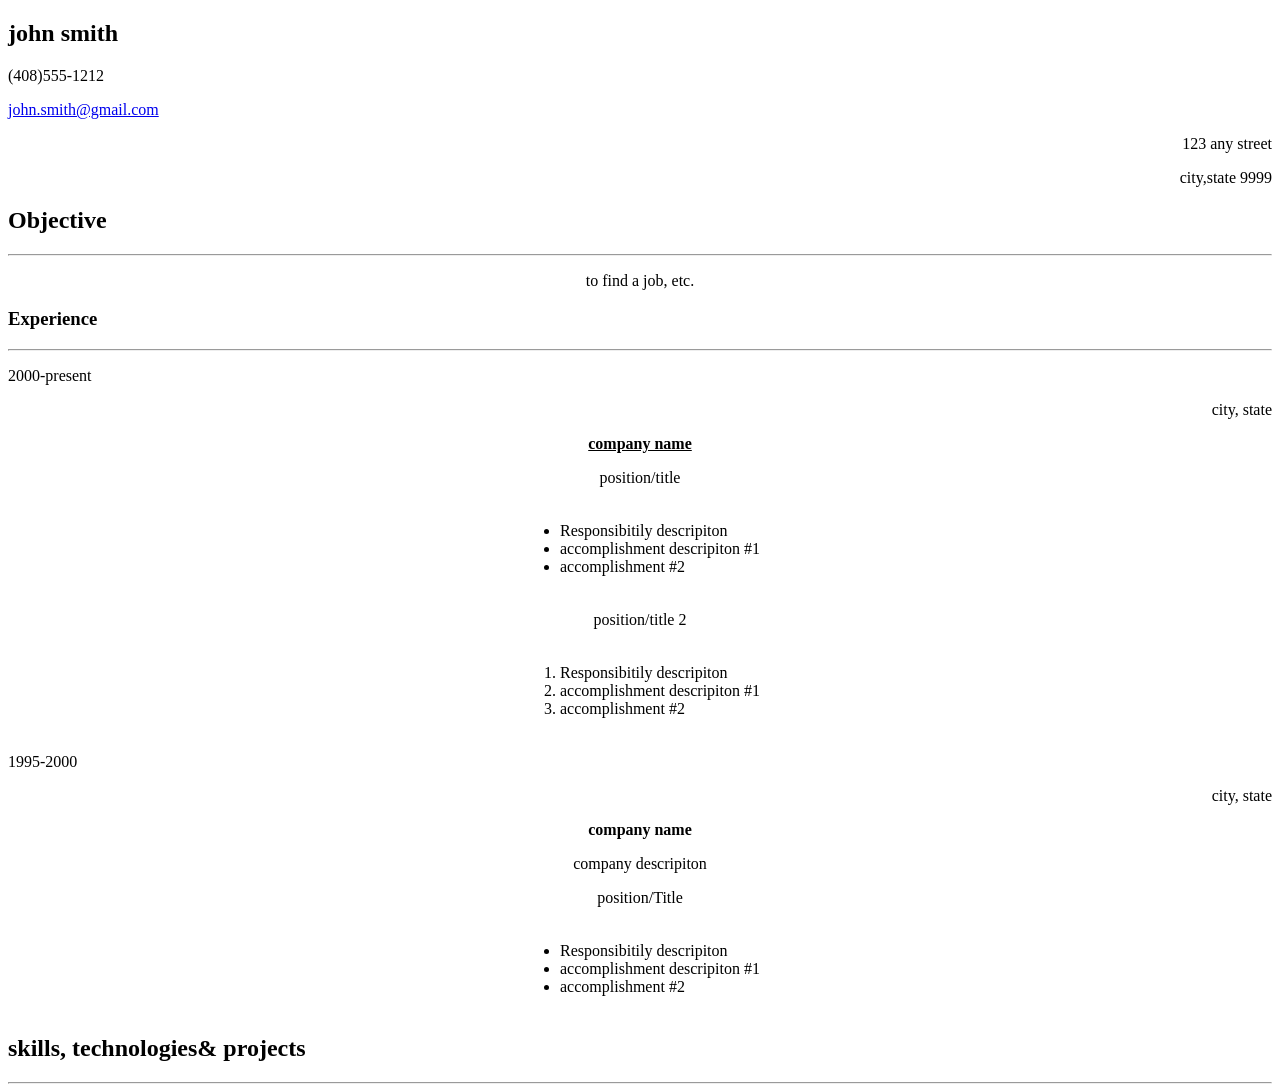
<file: index.html>
<!DOCTYPE html>
<html lang="en">
<head>
  <meta charset="UTF-8">
  <meta name="viewport" content="width=device-width, initial-scale=1.0">
  <title>Document</title>
</head>
<body>
  <header>
    <h2>john smith</h2>
    <p>
      (408)555-1212
    </p>
  <a href ="mailto:john.smith@gmail.com">john.smith@gmail.com</a>
  <p align="right">123 any street</p>
  <p align="right">city,state 9999</p>
  <h2>Objective</h2>
  <hr>
  <p align="center">to find a job, etc.</p>
  <h3>Experience</h3>
  <hr>
  <p>2000-present</p>
  <p align="right">city, state</p>
  </header>
  <center >
    <b><u>company name</u></b>
    <p>position/title</p>
    <table border="0">
      <tr>
        <td>
          <ul>
            <li>Responsibitily descripiton
              <li>accomplishment descripiton #1</li>
            <li>accomplishment #2</li></li>
          </ul>
        </td>
      </tr>
    </table>
    </center>
    <center>
      <p>position/title 2</p>
      <table border="0">
        <tr>
          <td>
            <ol>
              <li>
Responsibitily descripiton
              </li>
              <li>accomplishment descripiton #1</li>
              <li>accomplishment #2</li>
            </ol>
          </td>
        </tr>
      </table>
    </center>
    <p>1995-2000</p>
    <p align="right">city, state</p>
    <center>
      <b>company name</b>
      <p>company descripiton</p>
      <p>position/Title</p>
      <table border="0">
<tr>
  <td>
    <ul>
      <li>
        Responsibitily descripiton
      </li>
      <li>accomplishment descripiton #1</li>
      <li>accomplishment #2</li>
    </ul>
  </td>
</tr>
      </table>
    </center>
<h2>
  skills, technologies& projects
</h2>
<hr>
</body>
</html>
</file>
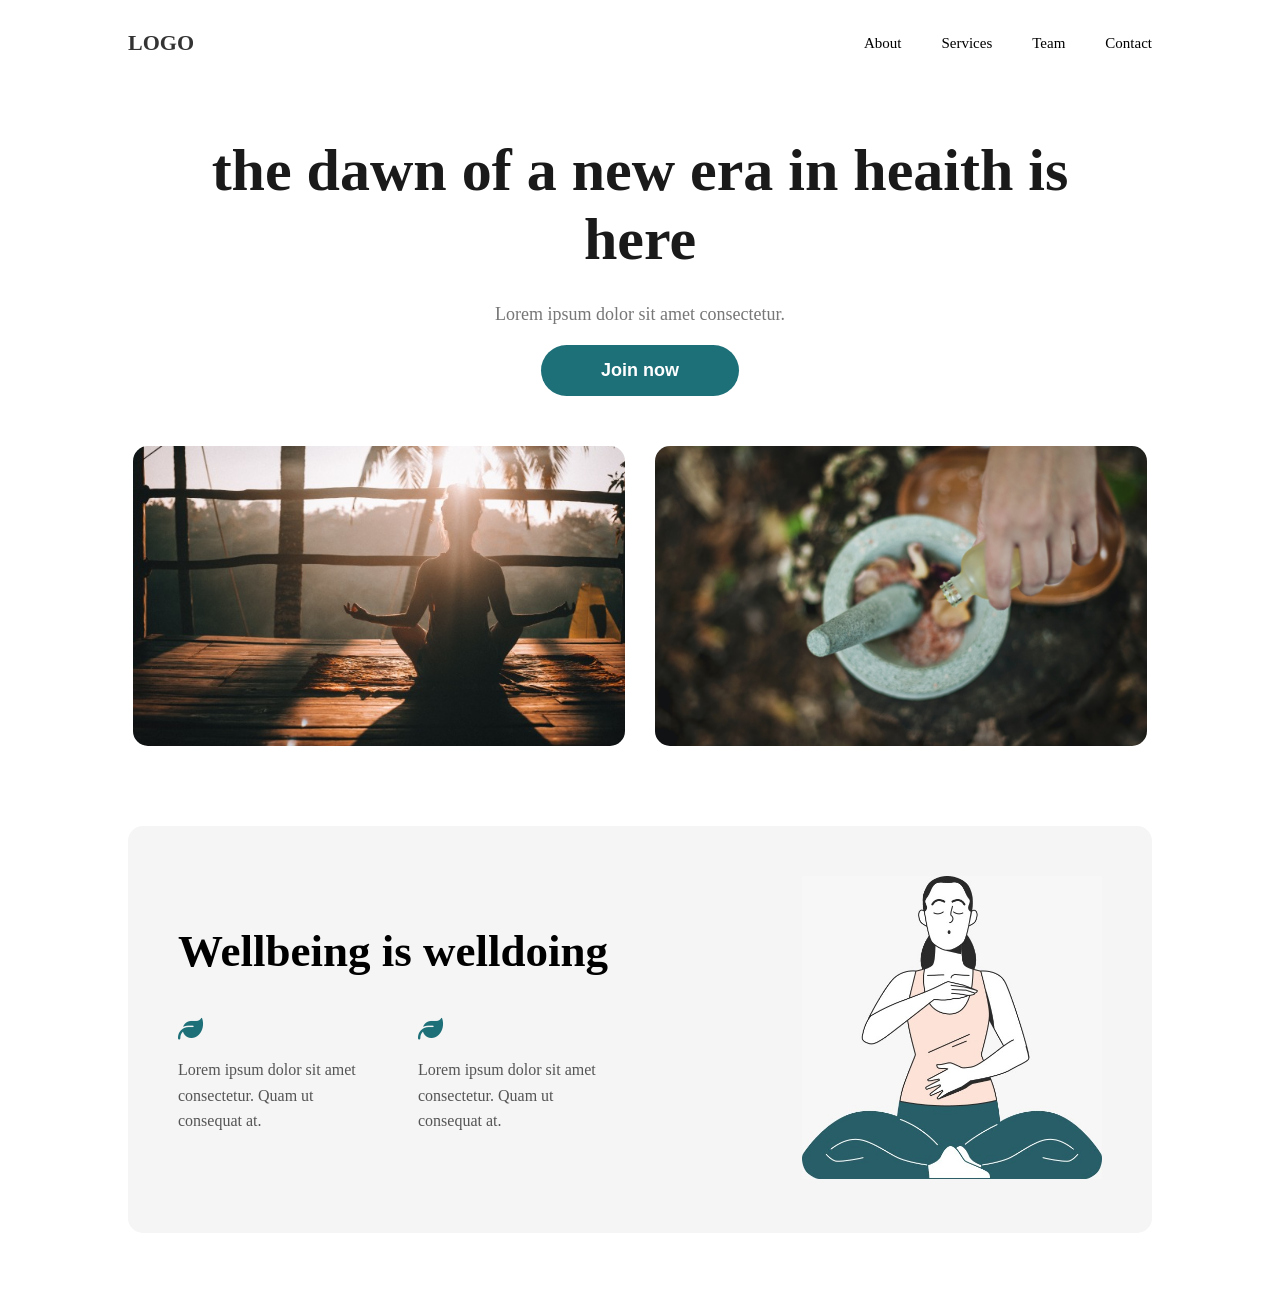
<file: TACK4/index.html>
<!DOCTYPE html>
<html lang="en">
<head>
  <meta charset="UTF-8">
  <meta name="viewport" content="width=device-width, initial-scale=1.0">
  <title>Document</title>
<link rel="stylesheet" href="css4/index.css">
<link rel="stylesheet" href="https://cdnjs.cloudflare.com/ajax/libs/font-awesome/6.5.1/css/all.min.css">
</head>
<body>
  <nav>
    <div class="container">
        <a href="" class="logo">LOGO</a>

        <ul class="nav-links">
            <li><a href="">About</a></li>
            <li><a href="">Services</a></li>
            <li><a href="">Team</a></li>
            <li><a href="">Contact</a></li>
        </ul>
    </div>
</nav>
<div class="mo">
  <h1>the dawn of a new era in heaith is here</h1>

<p>Lorem ipsum dolor sit amet consectetur.</p>

<button class="join-btn">Join now</button>

</div>
<div class="image">
  <img src="image/WhatsApp Image 2026-06-06 at 1.18.35 PM.jpeg" alt="">
  <img src="image/WhatsApp Image 2026-06-06 at 1.18.51 PM.jpeg" alt="">
</div>
<section class="wellbeing">
    
    <div class="wellbeing-content">

        <h2>Wellbeing is welldoing</h2>

        <div class="features">

            <div class="feature">
                <i class="fa-solid fa-leaf"></i>
                <p>
                    Lorem ipsum dolor sit amet consectetur.
                    Quam ut consequat at.
                </p>
            </div>

            <div class="feature">
                <i class="fa-solid fa-leaf"></i>
                <p>
                    Lorem ipsum dolor sit amet consectetur.
                    Quam ut consequat at.
                </p>
            </div>

        </div>

    </div>

    <div class="imagewomen">
        <img src="image/WhatsApp Image 2026-06-06 at 1.27.42 PM.jpeg" alt="">
    </div>
</section>
</body>
</html>
</file>
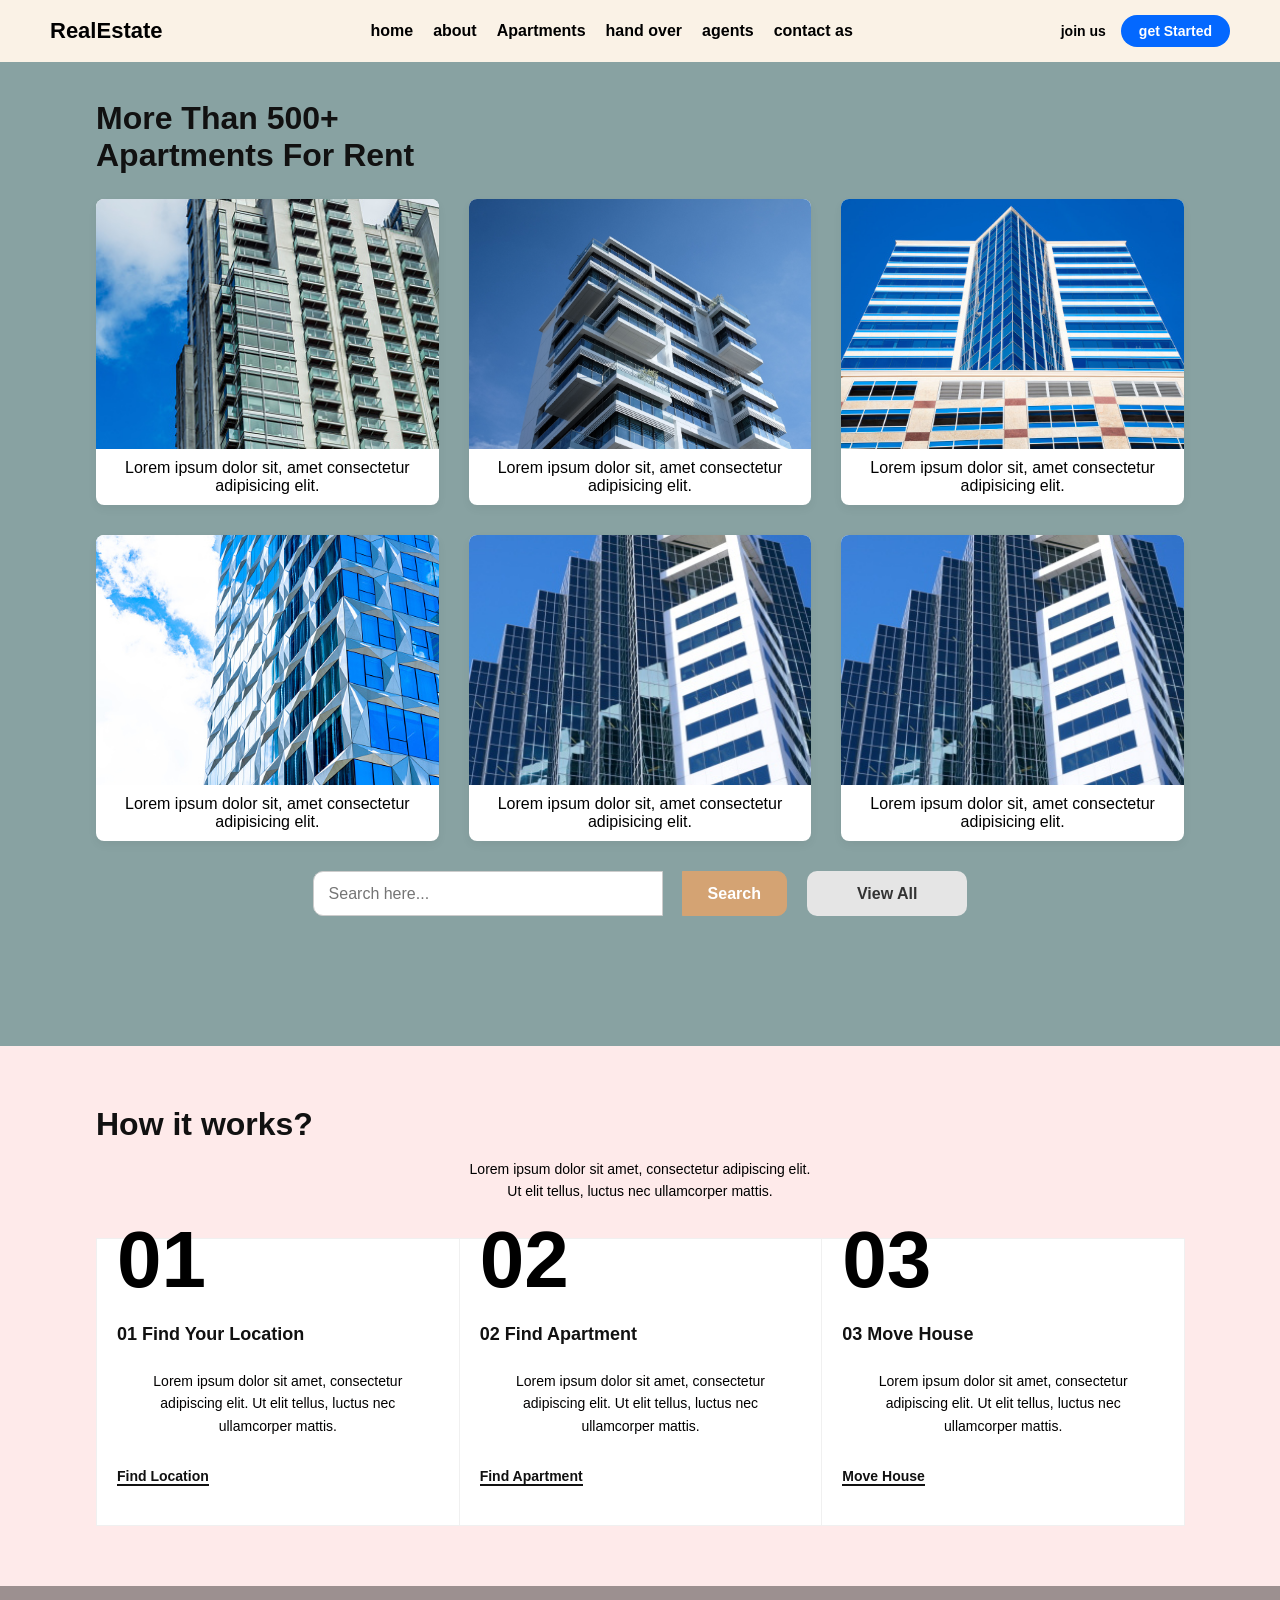
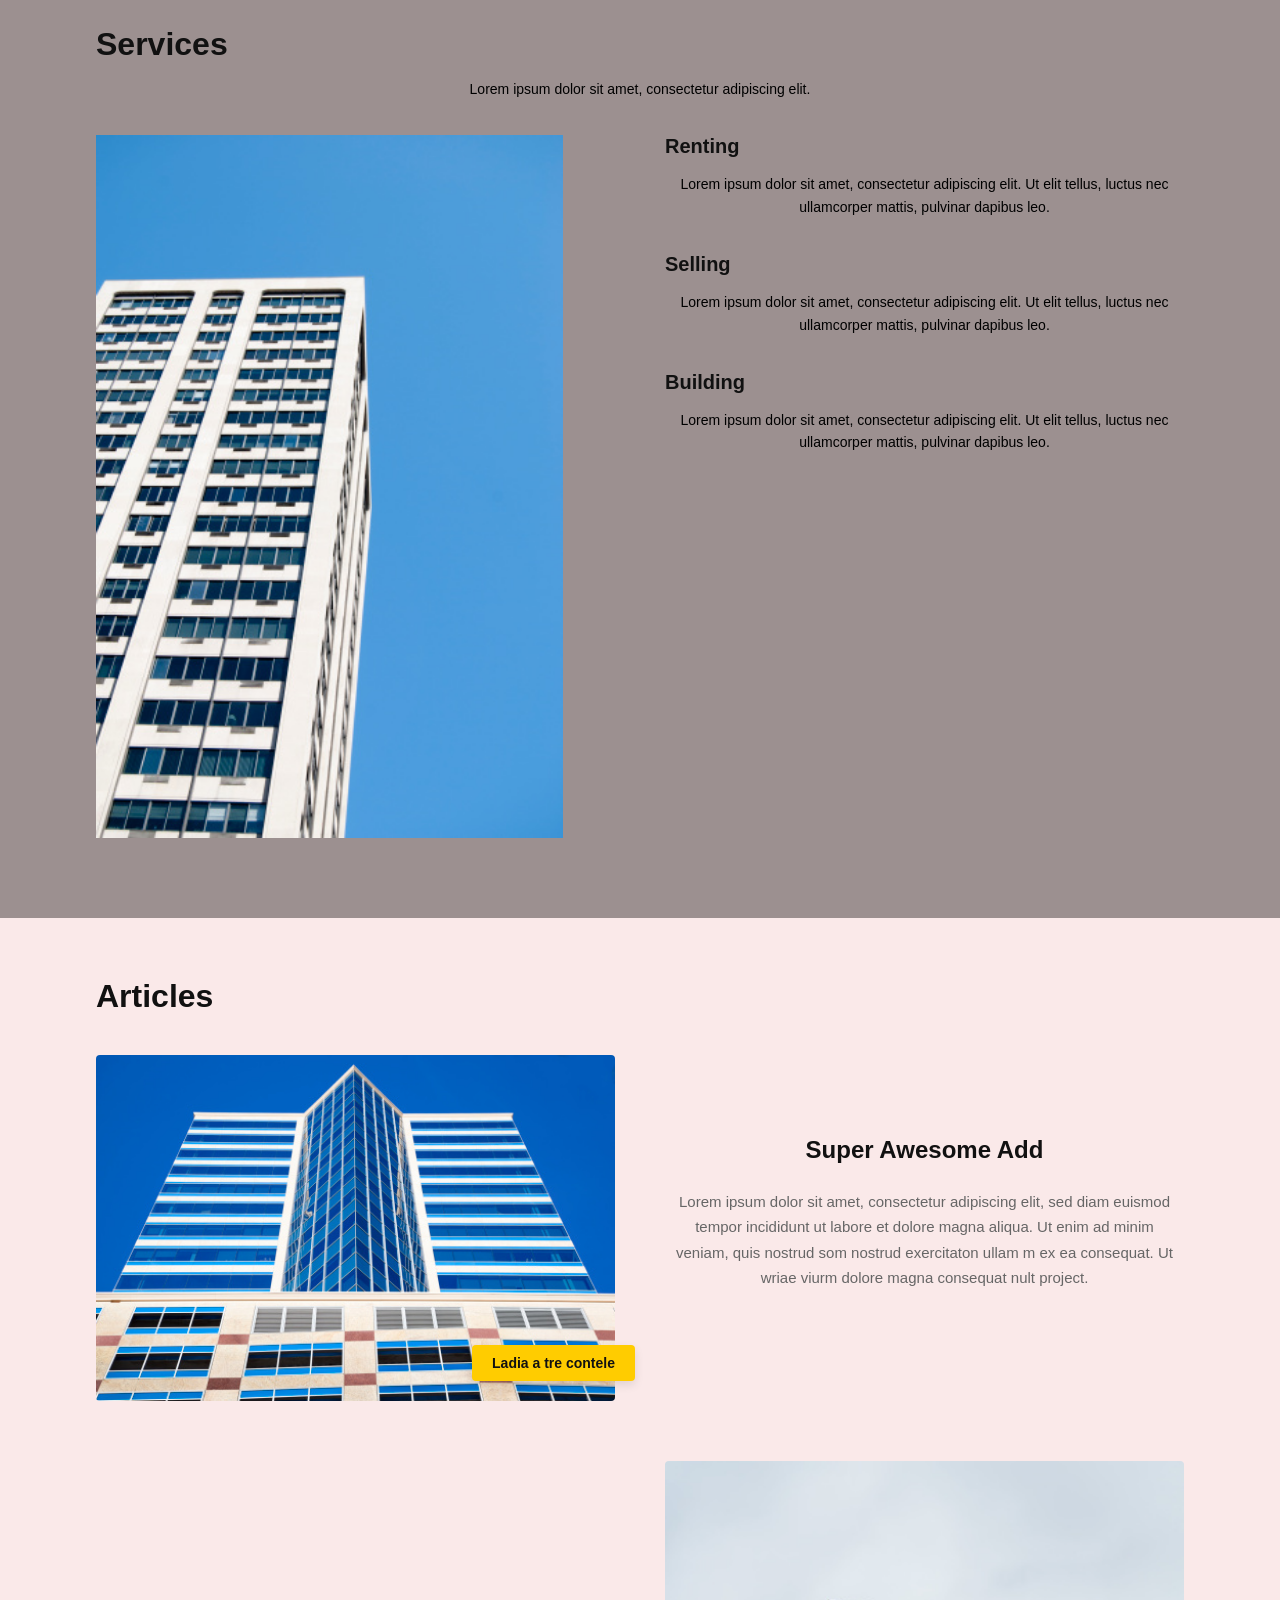
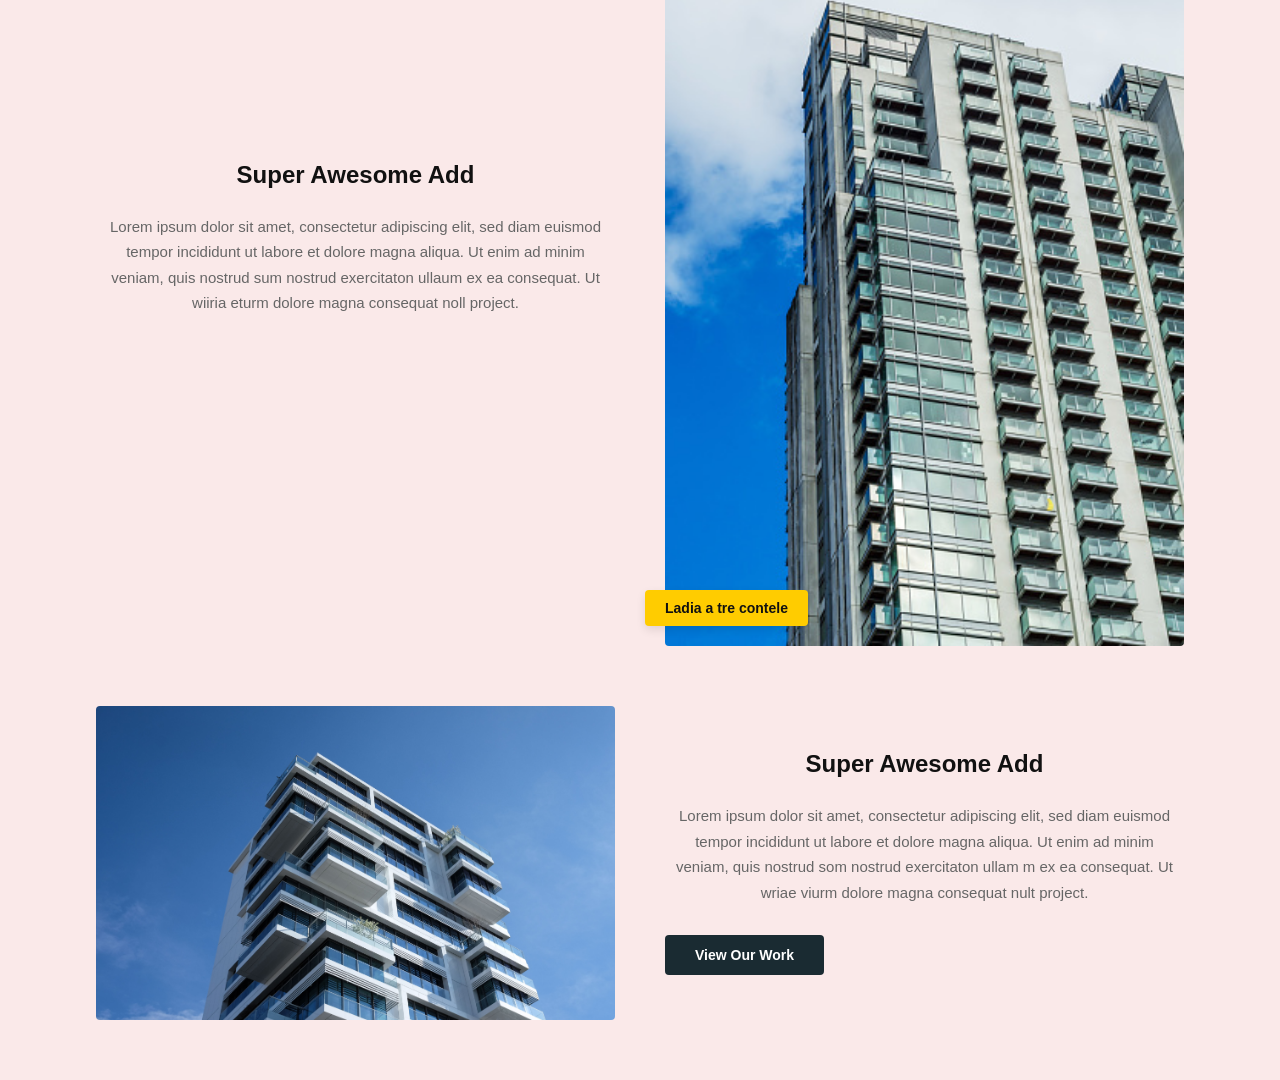
<file: Task5/index.html>
<!DOCTYPE html>
<html lang="en">
<head>
  <meta charset="UTF-8">
  <meta name="viewport" content="width=device-width, initial-scale=1.0">
  <title>Document</title>
<link rel="stylesheet" href="css/index.css">
<link rel="stylesheet" href="https://cdnjs.cloudflare.com/ajax/libs/font-awesome/6.5.1/css/all.min.css">
<link rel="preconnect" href="https://fonts.googleapis.com">
<link rel="preconnect" href="https://fonts.gstatic.com" crossorigin>

<link href="https://fonts.googleapis.com/css2?family=Playfair+Display:wght@400;700;900&display=swap" rel="stylesheet">
</head>
<body>
  <nav class="navbar">
<div class="logo">
<a href="">RealEstate</a>
</div>
<ul class="nav-links">
<li><a href="">home</a></li>
<li><a href="">about</a></li>
<li><a href="">Apartments</a></li>
<li><a href="">hand over</a></li>
<li><a href="">agents</a></li>
<li><a href="">contact as</a></li>
</ul>
<div class="nav-log">
<a href="" class="btn-login">join us</a>
<a href="" class="btn-started">get Started</a>
</div>
</nav>


<section class="apartments-section">
  <div class="container">
    
    <div class="section-header">
      <h2>More Than 500+ <br> Apartments For Rent</h2>
    </div>

    <div class="apartments-grid">
      
      <div class="apartment-card">
        <img src="image/ma.jpg" alt="Apartment">
        <div class="card-details">
          <p>Lorem ipsum dolor sit, amet consectetur adipisicing elit.</p>
        </div>
      </div>

      <div class="apartment-card">
        <img src="image/mo.jpg" alt="Apartment">
        <div class="card-details">
          <p>Lorem ipsum dolor sit, amet consectetur adipisicing elit.</p>
        </div>
      </div>

      <div class="apartment-card">
        <img src="image/mo4.jpg" alt="Apartment">
        <div class="card-details">
          <p>Lorem ipsum dolor sit, amet consectetur adipisicing elit.</p>
        </div>
      </div>

      <div class="apartment-card">
        <img src="image/mo5.jpg" alt="Apartment">
        <div class="card-details">
          <p>Lorem ipsum dolor sit, amet consectetur adipisicing elit.</p>
        </div>
      </div>

      <div class="apartment-card">
        <img src="image/mo6.jpg" alt="Apartment">
        <div class="card-details">
          <p>Lorem ipsum dolor sit, amet consectetur adipisicing elit.</p>
        </div>
      </div>

      <div class="apartment-card">
        <img src="image/mo6.jpg" alt="Apartment">
        <div class="card-details">
          <p>Lorem ipsum dolor sit, amet consectetur adipisicing elit.</p>
        </div>
      </div>

    </div>
    
  </div>
<div class="search-container">
  <input type="text" placeholder="Search here..." class="search-input">
  <button type="submit" class="search-btn">Search</button>
  <button class="view-all-btn">View All</button>
</div>
</section>



<section class="how-it-works-section">
  <div class="container">
    <div class="section-header">
      <h2>How it works?</h2>
      <p>Lorem ipsum dolor sit amet, consectetur adipiscing elit. <br> Ut elit tellus, luctus nec ullamcorper mattis.</p>
    </div>

    <div class="steps-grid">
      <div class="step-card">
        <span class="step-num">01</span>
        <h3>01 Find Your Location</h3>
        <p>Lorem ipsum dolor sit amet, consectetur adipiscing elit. Ut elit tellus, luctus nec ullamcorper mattis.</p>
        <a href="">Find Location</a>
      </div>

      <div class="step-card">
        <span class="step-num">02</span>
        <h3>02 Find Apartment</h3>
        <p>Lorem ipsum dolor sit amet, consectetur adipiscing elit. Ut elit tellus, luctus nec ullamcorper mattis.</p>
        <a href="">Find Apartment</a>
      </div>

      <div class="step-card">
        <span class="step-num">03</span>
        <h3>03 Move House</h3>
        <p>Lorem ipsum dolor sit amet, consectetur adipiscing elit. Ut elit tellus, luctus nec ullamcorper mattis.</p>
        <a href="">Move House</a>
      </div>
    </div>
  </div>
</section>

<section class="services-section">
  <div class="container">
    <div class="section-header">
      <h2>Services</h2>
      <p>Lorem ipsum dolor sit amet, consectetur adipiscing elit.</p>
    </div>

    <div class="services-content">
      <div class="services-image">
        <img src="image/moragab.jpg" alt="">
      </div>

      <div class="services-list">
        <div class="service-item">
          <h3>Renting</h3>
          <p>Lorem ipsum dolor sit amet, consectetur adipiscing elit. Ut elit tellus, luctus nec ullamcorper mattis, pulvinar dapibus leo.</p>
        </div>

        <div class="service-item">
          <h3>Selling</h3>
          <p>Lorem ipsum dolor sit amet, consectetur adipiscing elit. Ut elit tellus, luctus nec ullamcorper mattis, pulvinar dapibus leo.</p>
        </div>

        <div class="service-item">
          <h3>Building</h3>
          <p>Lorem ipsum dolor sit amet, consectetur adipiscing elit. Ut elit tellus, luctus nec ullamcorper mattis, pulvinar dapibus leo.</p>
        </div>
      </div>
    </div>
  </div>
</section>



<section class="articles-section">
  <div class="container">
    
    <div class="section-header">
      <h2>Articles</h2>
    </div>

    <div class="articles-grid">
      
      <div class="article-row">
        <div class="article-image">
          <img src="image/mo4.jpg" alt="Building">
          <button class="yellow-badge"> Ladia a tre contele</button>
        </div>
        <div class="article-text">
          <h3 class="mo">Super Awesome Add</h3>
          <p>Lorem ipsum dolor sit amet, consectetur adipiscing elit, sed diam euismod tempor incididunt ut labore et dolore magna aliqua. Ut enim ad minim veniam, quis nostrud som nostrud exercitaton ullam m ex ea consequat. Ut wriae viurm dolore magna consequat nult project.</p>
        </div>
      </div>

      <div class="article-row reverse">
        <div class="article-image">
          <img src="image/ma.jpg" alt="Building">
          <button class="yellow-badge"> Ladia a tre contele</button>
        </div>
        <div class="article-text">
          <h3>Super Awesome Add</h3>
          <p>Lorem ipsum dolor sit amet, consectetur adipiscing elit, sed diam euismod tempor incididunt ut labore et dolore magna aliqua. Ut enim ad minim veniam, quis nostrud sum nostrud exercitaton ullaum ex ea consequat. Ut wiiria eturm dolore magna consequat noll project.</p>
        </div>
      </div>

      <div class="article-row">
        <div class="article-image">
          <img src="image/mo.jpg" alt="Building">
        </div>
        <div class="article-text">
          <h3 class="mo">Super Awesome Add</h3>
          <p>Lorem ipsum dolor sit amet, consectetur adipiscing elit, sed diam euismod tempor incididunt ut labore et dolore magna aliqua. Ut enim ad minim veniam, quis nostrud som nostrud exercitaton ullam m ex ea consequat. Ut wriae viurm dolore magna consequat nult project.</p>
          <button class="dark-btn">View Our Work</button>
        </div>
      </div>

    </div>

  </div>
</section>
</body>
</file>
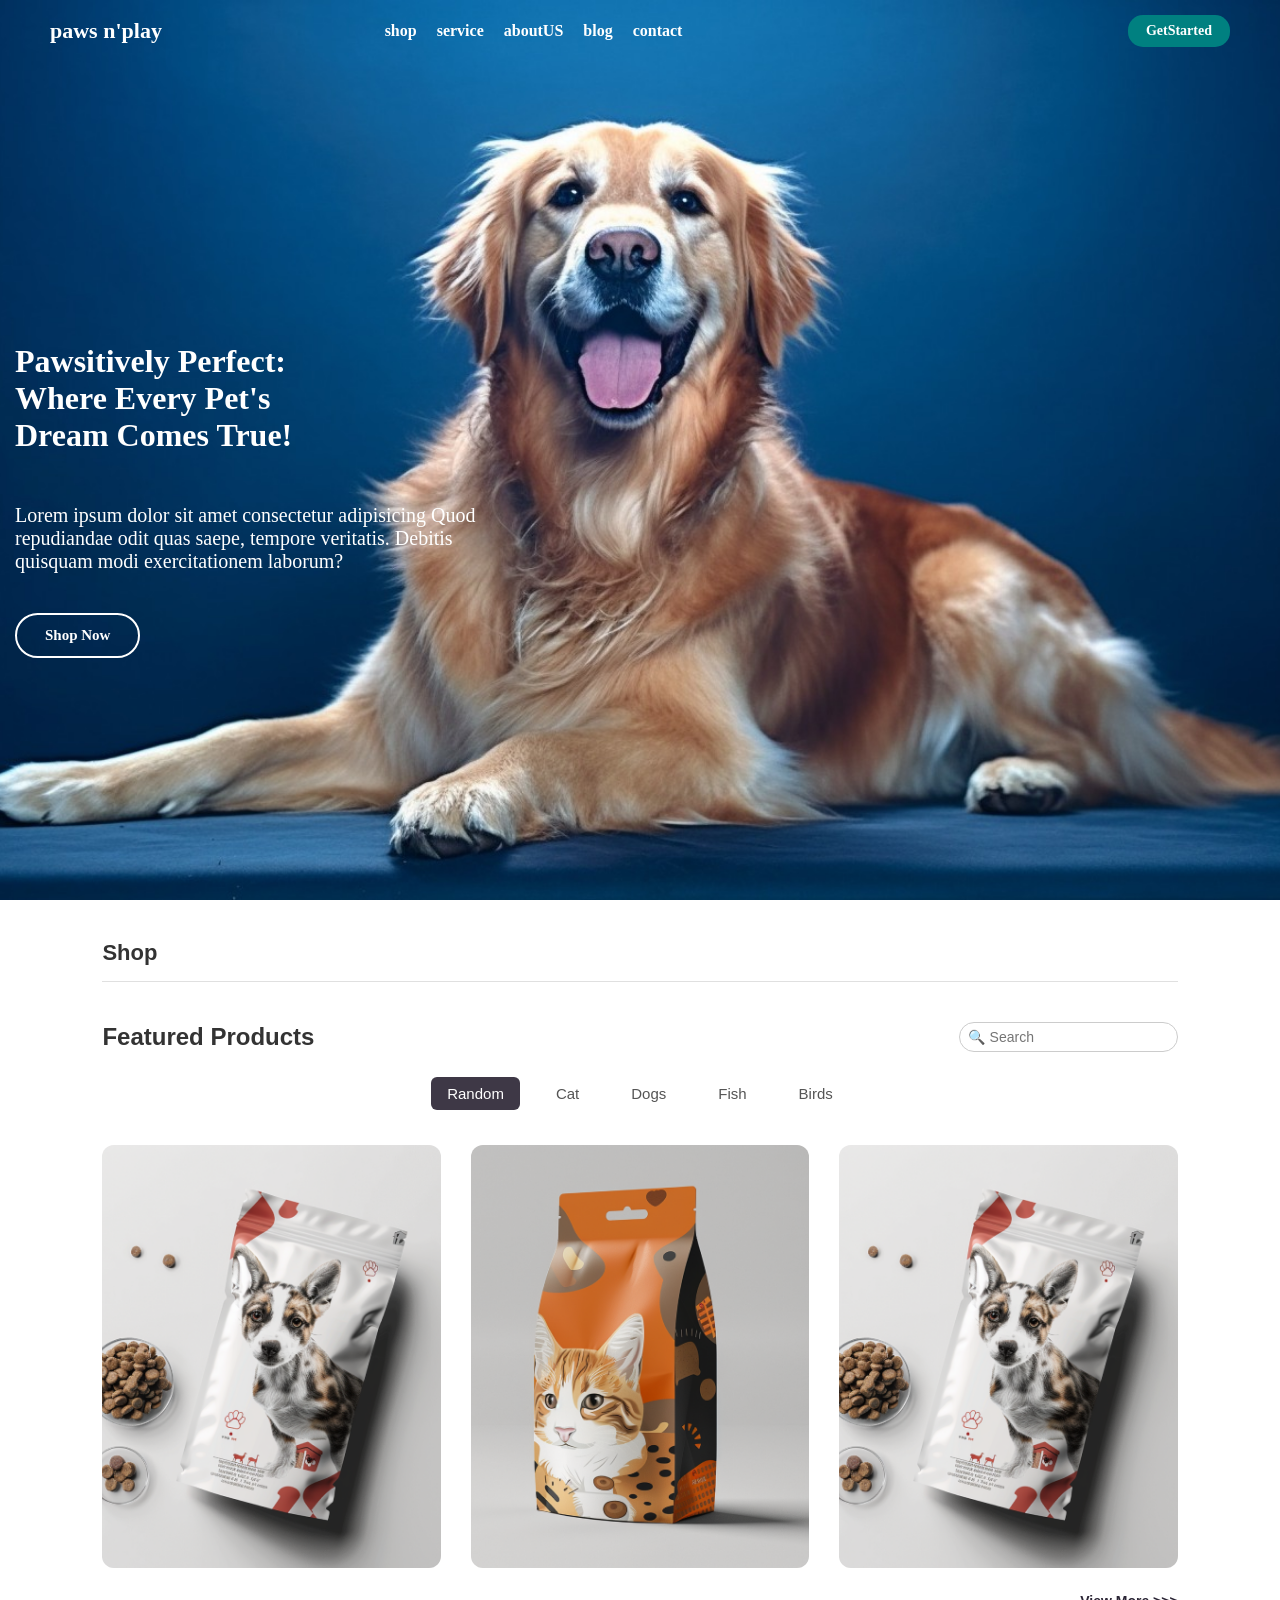
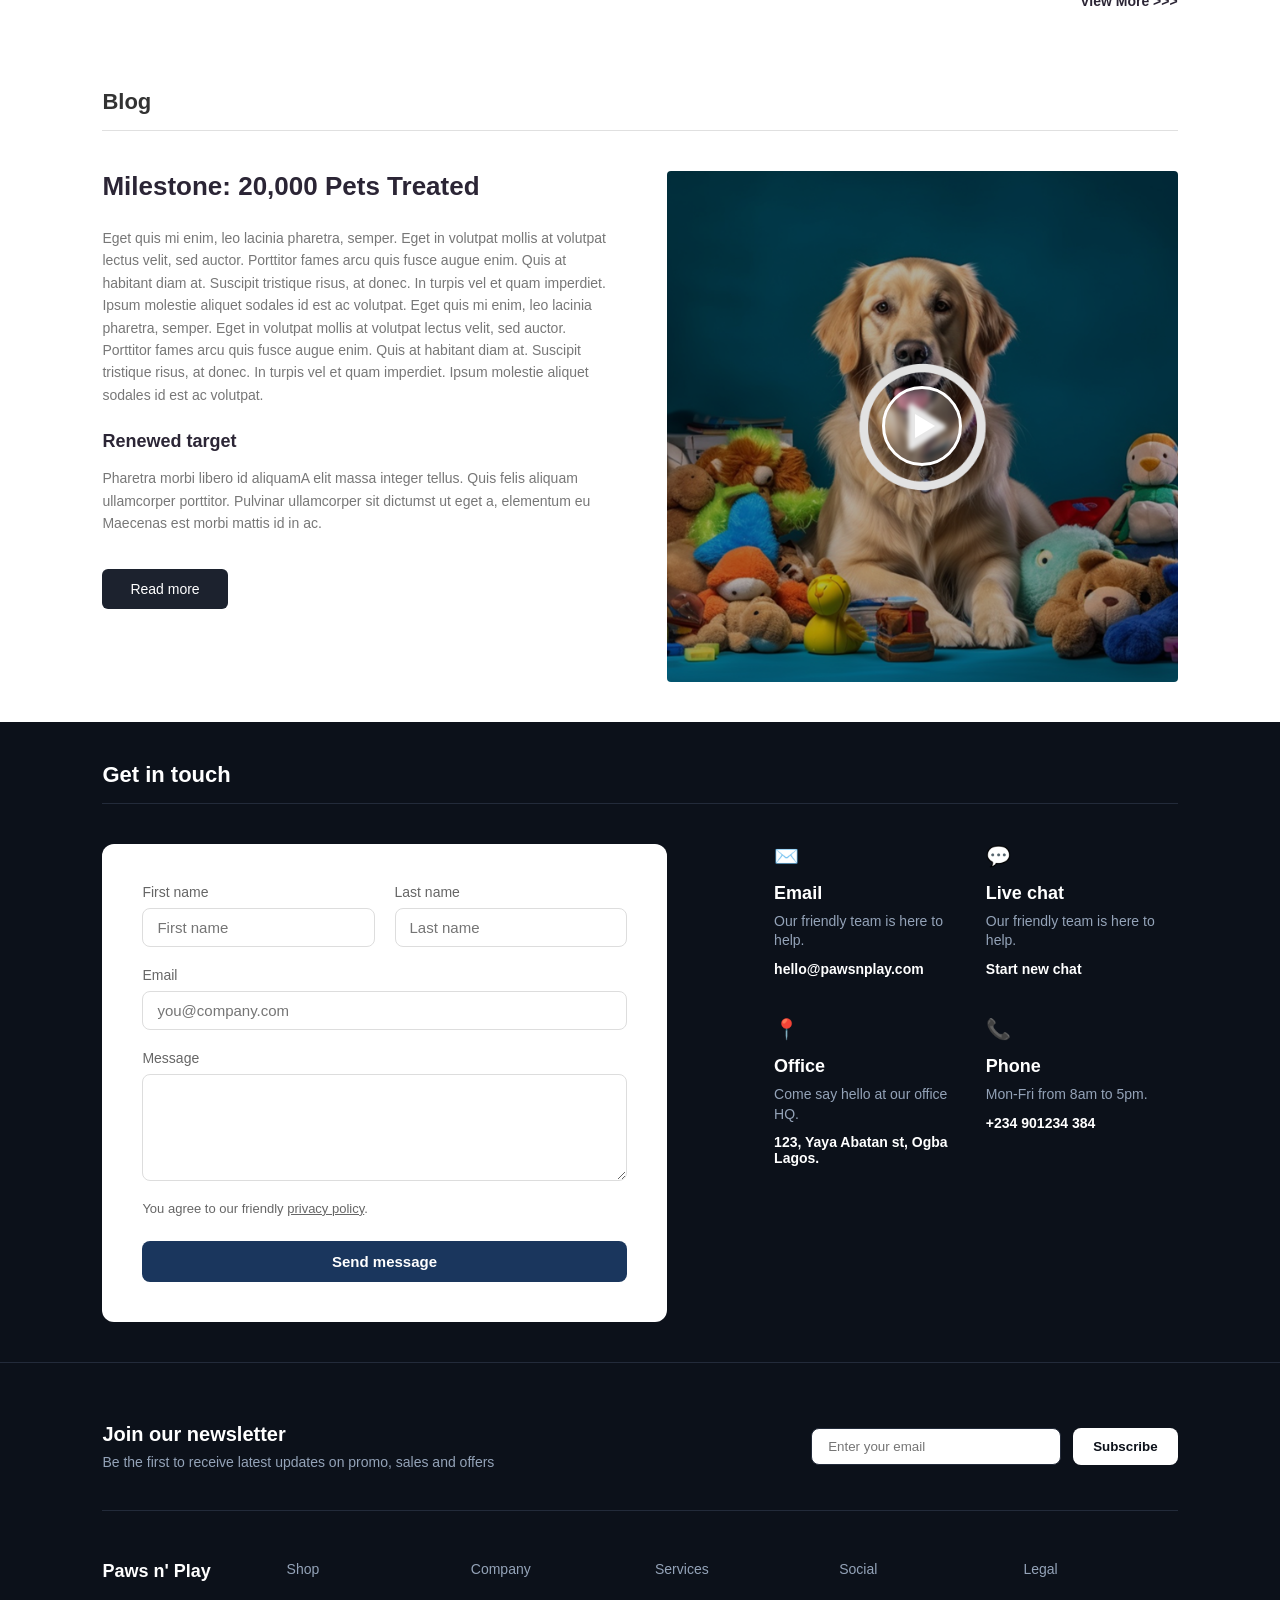
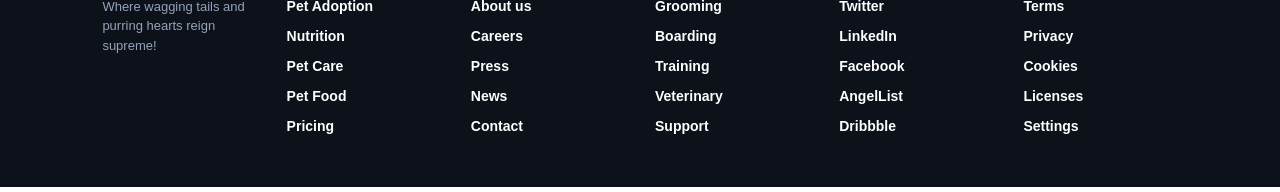
<file: TASK6/index.html>
<!DOCTYPE html>
<html lang="en">
<head>
  <meta charset="UTF-8">
  <meta name="viewport" content="width=device-width, initial-scale=1.0">
  <title>Document</title>
  <link rel="stylesheet" href="css/style.css">
</head>
<body>
  <nav class="navbar">
    <div class="logo">
      <a href="">paws n'play</a>
    </div>
    <ul class="nav-links">
      <li><a href="">shop</a></li>
      <li><a href="">service</a></li>
      <li><a href="">aboutUS</a></li>
      <li><a href="">blog</a></li>
      <li><a href="">contact</a></li>
    </ul>
    <div class="nav-log"></div>
    <a href="" class="btn-login">GetStarted</a>
  </nav>

  <header class="hero-section">
    <div class="hero-content">
      <h1>Pawsitively Perfect:<br>Where Every Pet's<br>Dream Comes True!</h1>
      <p>Lorem ipsum dolor sit amet consectetur adipisicing Quod repudiandae odit quas saepe, tempore veritatis. Debitis quisquam modi exercitationem laborum?</p>
      <a href="" class="btn-shop">Shop Now</a>
    </div>
  </header>

  <section class="shop-section">
    <div class="shop-header">
      <h2 class="shop-nav-title">Shop</h2>
    </div>

    <div class="featured-products">
      <div class="section-header">
        <h2 class="section-title">Featured Products</h2>
        <div class="search-container">
          <span class="search-icon">🔍</span>
          <input type="text" placeholder="Search">
        </div>
      </div>
      
      <div class="filter-tabs">
        <button class="tab-btn active">Random</button>
        <button class="tab-btn">Cat</button>
        <button class="tab-btn">Dogs</button>
        <button class="tab-btn">Fish</button>
        <button class="tab-btn">Birds</button>
      </div>

      <div class="products-grid">
        <div class="product-card">
          <div class="card-images">
            <img src="Image/Product Card-1.png" class="img-front" alt="">
            <img src="Image/Product Card-1.png" class="img-back" alt="">
          </div>
        </div>
        
        <div class="product-card">
          <div class="card-images">
            <img src="Image/Product Card.png" class="img-front" alt="">
            <img src="Image/Product Card.png" class="img-back" alt="">
          </div>
        </div>
        
        <div class="product-card">
          <div class="card-images">
            <img src="Image/Product Card-1.png" class="img-front" alt="">
            <img src="Image/Product Card-1.png" class="img-back" alt="">
          </div>
        </div>
      </div>
      
      <div class="view-more-container">
        <a href="" class="view-more-btn">View More >>></a>
      </div>
    </div>
  </section>

  <section class="blog-section">
    <div class="blog-header">
      <h2 class="blog-nav-title">Blog</h2>
    </div>

    <div class="blog-container">
      <div class="blog-content">
        <h3 class="blog-main-title">Milestone: 20,000 Pets Treated</h3>
        <p class="blog-text">
          Eget quis mi enim, leo lacinia pharetra, semper. Eget in volutpat mollis at volutpat lectus velit, sed auctor. Porttitor fames arcu quis fusce augue enim. Quis at habitant diam at. Suscipit tristique risus, at donec. In turpis vel et quam imperdiet. Ipsum molestie aliquet sodales id est ac volutpat. Eget quis mi enim, leo lacinia pharetra, semper. Eget in volutpat mollis at volutpat lectus velit, sed auctor. Porttitor fames arcu quis fusce augue enim. Quis at habitant diam at. Suscipit tristique risus, at donec. In turpis vel et quam imperdiet. Ipsum molestie aliquet sodales id est ac volutpat.
        </p>
        <h4 class="blog-sub-title">Renewed target</h4>
        <p class="blog-text">
          Pharetra morbi libero id aliquamA elit massa integer tellus. Quis felis aliquam ullamcorper porttitor. Pulvinar ullamcorper sit dictumst ut eget a, elementum eu Maecenas est morbi mattis id in ac.
        </p>
        <button class="read-more-btn">Read more</button>
      </div>

      <div class="blog-video-wrapper">
        <div class="video-container">
          <img src="Image/Image.png" alt="">
          <div class="play-button">
            <div class="play-icon"></div>
          </div>
        </div>
      </div>
    </div>
  </section>

  <section class="contact-section">
    <div class="contact-header">
      <h2 class="contact-nav-title">Get in touch</h2>
    </div>

    <div class="contact-container">
      <div class="contact-form-box">
        <form>
          <div class="form-row">
            <div class="form-group">
              <label>First name</label>
              <input type="text" placeholder="First name">
            </div>
            <div class="form-group">
              <label>Last name</label>
              <input type="text" placeholder="Last name">
            </div>
          </div>

          <div class="form-group">
            <label>Email</label>
            <input type="email" placeholder="you@company.com">
          </div>

          <div class="form-group">
            <label>Message</label>
            <textarea rows="5"></textarea>
          </div>

          <div class="privacy-note">
            You agree to our friendly <a href="">privacy policy</a>.
          </div>

          <button type="submit" class="send-btn">Send message</button>
        </form>
      </div>

      <div class="contact-info-grid">
        <div class="info-item">
          <span class="info-icon">✉️</span>
          <h3>Email</h3>
          <p>Our friendly team is here to help.</p>
          <a href="mailto:hello@pawsnplay.com">hello@pawsnplay.com</a>
        </div>

        <div class="info-item">
          <span class="info-icon">💬</span>
          <h3>Live chat</h3>
          <p>Our friendly team is here to help.</p>
          <a href="">Start new chat</a>
        </div>

        <div class="info-item">
          <span class="info-icon">📍</span>
          <h3>Office</h3>
          <p>Come say hello at our office HQ.</p>
          <address>123, Yaya Abatan st, Ogba Lagos.</address>
        </div>

        <div class="info-item">
          <span class="info-icon">📞</span>
          <h3>Phone</h3>
          <p>Mon-Fri from 8am to 5pm.</p>
          <a href="tel:+234901234384">+234 901234 384</a>
        </div>
      </div>
    </div>
  </section>

  <footer class="main-footer">
    <div class="newsletter-section">
      <div class="newsletter-text">
        <h3>Join our newsletter</h3>
        <p>Be the first to receive latest updates on promo, sales and offers</p>
      </div>
      <div class="newsletter-form">
        <input type="email" placeholder="Enter your email">
        <button type="button">Subscribe</button>
      </div>
    </div>

    <div class="footer-links-grid">
      <div class="footer-brand">
        <div class="footer-logo">
          <span>Paws n' Play</span>
        </div>
        <p>Where wagging tails and purring hearts reign supreme!</p>
      </div>

      <div class="footer-column">
        <h4>Shop</h4>
        <ul>
          <li><a href="">Pet Adoption</a></li>
          <li><a href="">Nutrition</a></li>
          <li><a href="">Pet Care</a></li>
          <li><a href="">Pet Food</a></li>
          <li><a href="">Pricing</a></li>
        </ul>
      </div>

      <div class="footer-column">
        <h4>Company</h4>
        <ul>
          <li><a href="">About us</a></li>
          <li><a href="">Careers</a></li>
          <li><a href="">Press</a></li>
          <li><a href="">News</a></li>
          <li><a href="">Contact</a></li>
        </ul>
      </div>

      <div class="footer-column">
        <h4>Services</h4>
        <ul>
          <li><a href="">Grooming</a></li>
          <li><a href="">Boarding</a></li>
          <li><a href="">Training</a></li>
          <li><a href="">Veterinary</a></li>
          <li><a href="">Support</a></li>
        </ul>
      </div>

      <div class="footer-column">
        <h4>Social</h4>
        <ul>
          <li><a href="">Twitter</a></li>
          <li><a href="">LinkedIn</a></li>
          <li><a href="">Facebook</a></li>
          <li><a href="">AngelList</a></li>
          <li><a href="">Dribbble</a></li>
        </ul>
      </div>

      <div class="footer-column">
        <h4>Legal</h4>
        <ul>
          <li><a href="">Terms</a></li>
          <li><a href="">Privacy</a></li>
          <li><a href="">Cookies</a></li>
          <li><a href="">Licenses</a></li>
          <li><a href="">Settings</a></li>
        </ul>
      </div>
    </div>
  </footer>
</body>
</html>
</file>
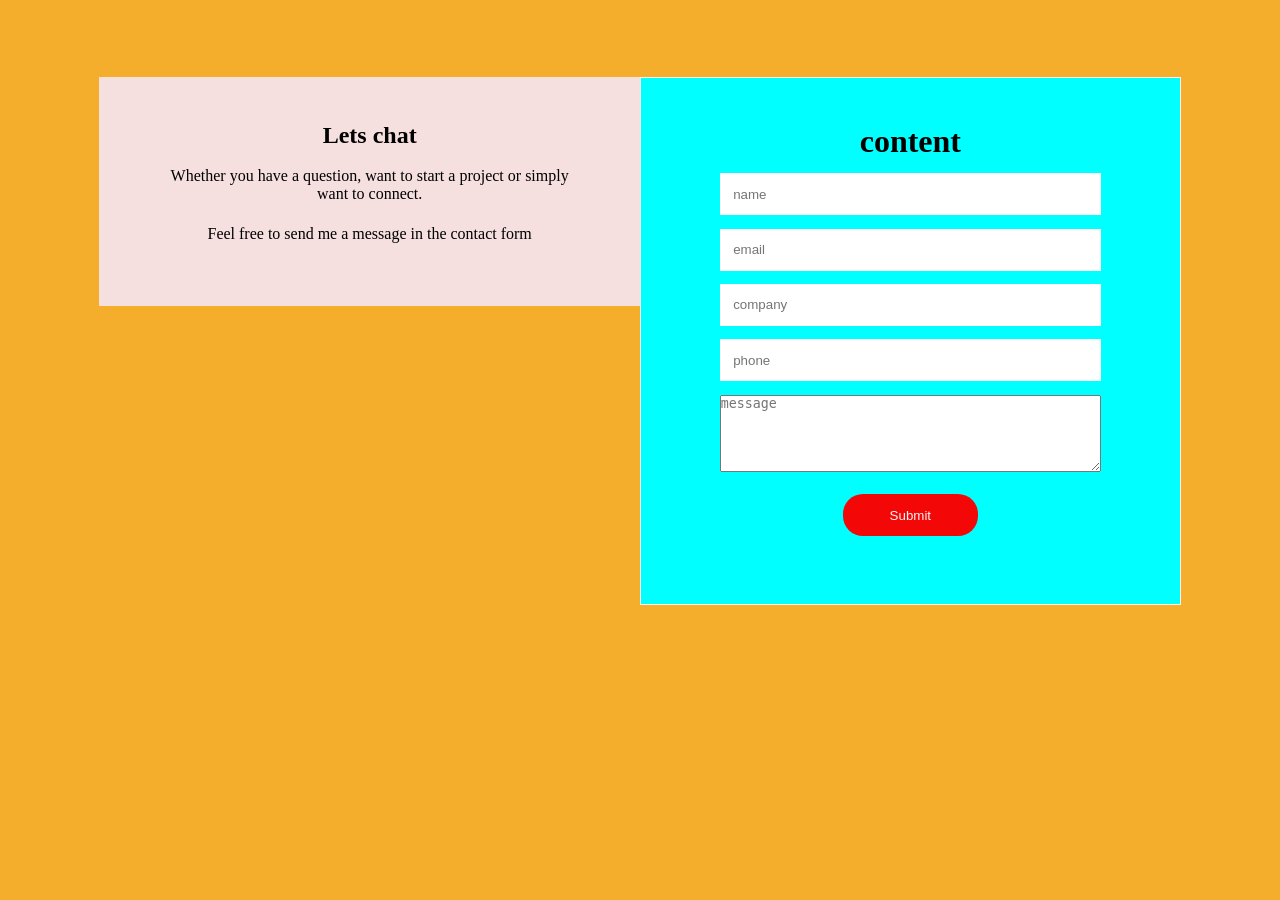
<file: TASK2/task2.html>
<!DOCTYPE html>
<html lang="en">
<head>
  <meta charset="UTF-8">
  <meta name="viewport" content="width=device-width, initial-scale=1.0">
  <title>TASK</title>
  <link rel="stylesheet" href="css/vs.css">
</head>
<body>
  <div class="from-lift">
    <h2 id="mo">Lets chat</h2>
    <p>Whether you have a question, want to start a project or simply want to connect.</p>
    <p>Feel free to send me a message in the contact form</p>
  </div><form class="card">
  <h1>content</h1>
  <div>
    <input type="text" placeholder="name">
  <input type="email" placeholder="email">
  <input type="text" placeholder="company">
  <input type="tel" placeholder="phone">
  <textarea name="address" id="address" rows="5" cols="20" placeholder="message"></textarea>
  <input class="submit" type="submit">
  </div>
  </form>
</body>
</html>
</file>
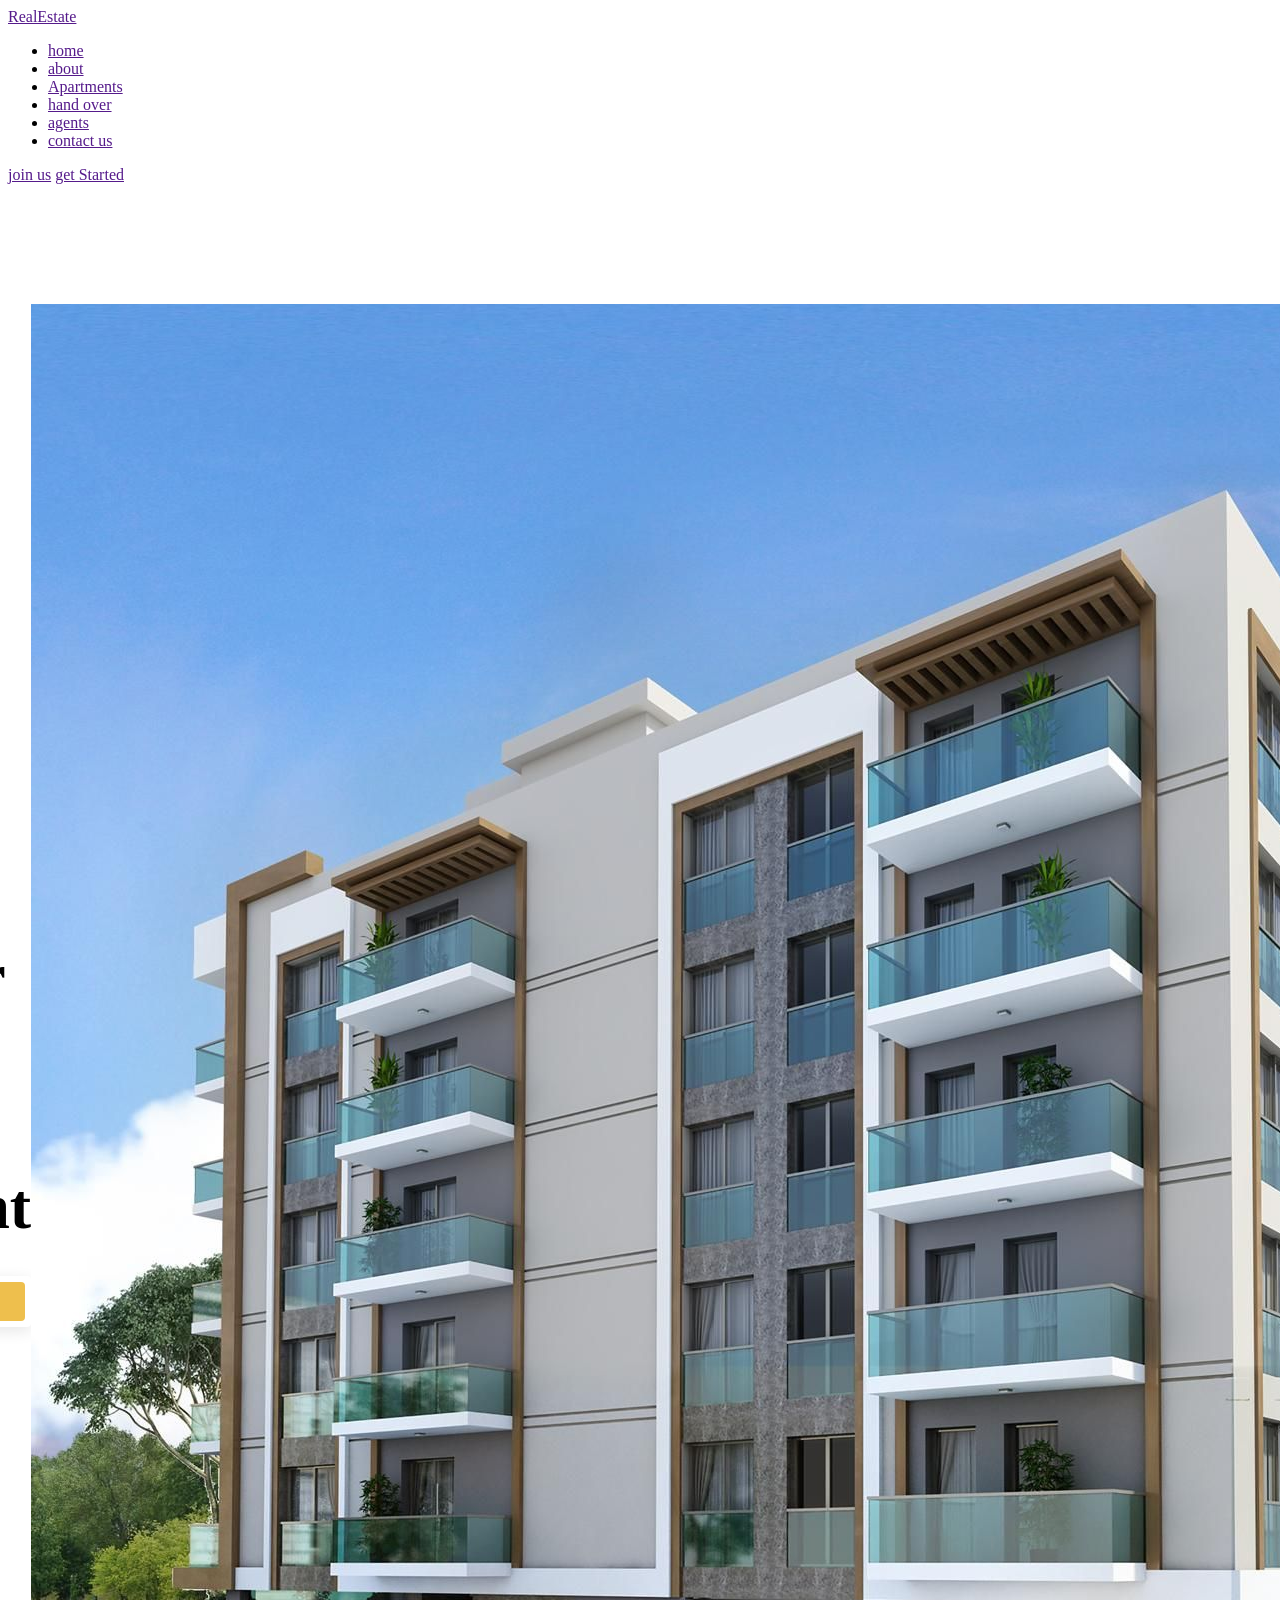
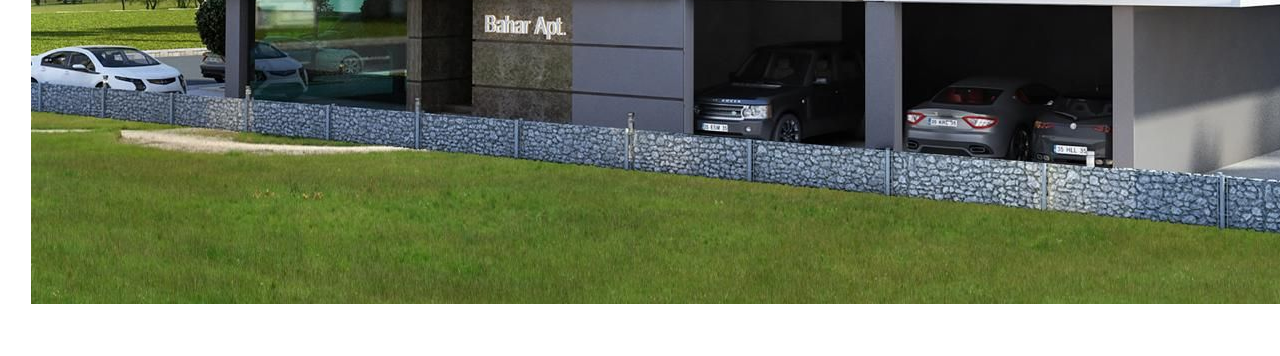
<file: Task5/test.html>
<!DOCTYPE html>
<html lang="en">
<head>
  <meta charset="UTF-8">
  <meta name="viewport" content="width=device-width, initial-scale=1.0">
  <title>RealEstate</title>
  <link rel="stylesheet" href="css/iii.css">
  <link rel="stylesheet" href="https://cdnjs.cloudflare.com/ajax/libs/font-awesome/6.5.1/css/all.min.css">
  <link rel="preconnect" href="https://fonts.googleapis.com">
  <link rel="preconnect" href="https://fonts.gstatic.com" crossorigin>
  <link href="https://fonts.googleapis.com/css2?family=Playfair+Display:wght@400;700;900&display=swap" rel="stylesheet">
</head>
<body>

  <nav class="navbar">
    <div class="logo">
      <a href="">RealEstate</a>
    </div>
    <ul class="nav-links">
      <li><a href="">home</a></li>
      <li><a href="">about</a></li>
      <li><a href="">Apartments</a></li>
      <li><a href="">hand over</a></li>
      <li><a href="">agents</a></li>
      <li><a href="">contact us</a></li>
    </ul>
    <div class="nav-log">
      <a href="" class="btn-login">join us</a>
      <a href="" class="btn-started">get Started</a>
    </div>
  </nav>

  <section class="hero">
    <div class="content">
      <h1>Find Your New<br>Modern Apartment</h1>
      <div class="search-box">
        <i class="fa-solid fa-magnifying-glass search-icon"></i>
        <input type="text" placeholder="Search Location...">
        <button>Search</button>
      </div>
    </div>
    <div class="image">
      <img src="image/14c5ba9dc815a6f9408d0556298c89a3.jpg" alt="Apartment">
    </div>
  </section>

</body>
</html>
</file>
<file: TACK4/css4/index.css>
*{
    margin: 0;
    padding: 0;
    box-sizing: border-box;
}

.container{
    width: 80%;
    margin: auto;

    display: flex;
    justify-content: space-between;
    align-items: center;

    padding: 30px 0;
}

.logo{
    text-decoration: none;
    color: #333;
    font-size: 22px;
    font-weight: bold;
}

.nav-links{
    list-style: none;
    display: flex;
    gap: 40px;
}

.nav-links a{
    text-decoration: none;
    color: #000000;
    font-size: 15px;
}

.mo{
    text-align: center;
    margin-top: 40px;
}

.mo h1{
    font-size: 60px;
    width: 70%;
    margin: auto;
    padding: 10px;
    color: #1a1a1a;
}

.mo p{
    margin: auto;
    padding: 20px;
    font-size: 18px;
    color: #777;
}

.join-btn{
    background-color: #1d6f78;
    color: white;
    border: none;

    padding: 15px 60px;
    border-radius: 30px;

    font-size: 18px;
    font-weight: bold;

    cursor: pointer;
}
    .image{
    width: 80%;
    margin: 50px auto;

    display: flex;
    justify-content: center;
    gap: 30px;
}

.image img{
    width: 48%;
    height: 300px;
    object-fit: cover;
    border-radius: 15px;
}



.wellbeing{
    width: 80%;
    margin: 80px auto;
    padding: 50px;

    background-color: #f5f5f5;
    border-radius: 15px;

    display: flex;
    justify-content: space-between;
    align-items: center;
}

.wellbeing-content{
    width: 60%;
}

.wellbeing-content h2{
    font-size: 45px;
    margin-bottom: 40px;
}

.features{
    display: flex;
    gap: 40px;
}

.feature{
    width: 200px;
}

.feature i{
    font-size: 25px;
    color: #1d6f78;
    margin-bottom: 15px;
}

.feature p{
    color: #555;
    line-height: 1.6;
}

.imagewomen img{
    width: 300px;
}
</file>
<file: Task5/css/index.css>
* {
    margin: 0;
    padding: 0;
    box-sizing: border-box;
        font-family: "Roboto", sans-serif;
}
.navbar{
    display: flex;
justify-content: space-between;
align-items: center;
padding: 15px 50px;
background-color: rgb(250, 242, 230);
position: fixed;
width: 100%;
top: 0;
left: 0;
z-index: 1000;
}
.logo{
    font-size: 22px;
    font-weight: bold;

}
.logo a{
    text-decoration: none;
    color: black;
}
.nav-links{
    display: flex;
    list-style: none;
    gap: 20px;
}
.nav-links a{
    text-decoration: none;
    color: black;
    font-weight: bold;
}
.nav-log{
    display: flex;
    align-items: center;
    gap: 15px;
}
.btn-login{
    text-decoration: none;
    color: black;
    font-size: 14px;
    font-weight: bold;
}
.btn-started{
    text-decoration: none;
    background-color: rgb(3, 104, 255);
    color: white;
    padding: 8px 18px;
    border-radius: 20px;
    font-size: 14px;
    font-weight: bold;
}


.apartments-section{
    background-color: rgb(136, 162, 162);
    padding-top: 100px;
    padding-bottom: 100px;
}
.container {
    width: 85%;
    margin: 0 auto;
    max-width: 1200px;
}
.apartments-grid {
    display: flex;
    flex-wrap: wrap;
    gap: 30px;
}

.apartment-card {
    width: calc(33.333% - 20px);
    background: #fff;
    border-radius: 8px;
    overflow: hidden;
    box-shadow: 0 4px 10px rgba(0,0,0,0.05);

}
p{
    text-align: center;
    padding: 10px;
}

.apartment-card img {
    width: 100%;
    height: 250px;
    object-fit: cover;
    display: block;
}

@media (max-width: 992px) {
    .apartment-card {
    width: calc(50% - 15px);
    }
}

@media (max-width: 576px) {
    .apartment-card {
    width: 100%;
    }
}

.search-container {
  display: flex;
  justify-content: center;
  align-items: center;
  gap: 20px;
  width: 100%;
  margin: 30px auto;
}

.search-group {
  display: flex;
}

.search-input {
  width: 350px;
  height: 45px;
  padding: 0 15px;
  font-size: 16px;
  border: 1px solid #ccc;
  border-top-left-radius: 10px;
  border-bottom-left-radius: 10px;
  outline: none;
  box-sizing: border-box;
}

.search-btn {
  height: 45px;
  padding: 0 25px;
  font-size: 16px;
  background-color: #d4a373;
  color: #fff;
  border: 1px solid #d4a373;
  border-top-right-radius: 10px;
  border-bottom-right-radius: 10px;
  cursor: pointer;
  font-weight: bold;
  margin-left: -1px;
  box-sizing: border-box;
}

.view-all-btn {
  height: 45px;
  padding: 0 50px;
  font-size: 16px;
  background-color: #e5e5e5;
  color: #333;
  border: none;
  border-radius: 10px;
  cursor: pointer;
  font-weight: bold;
}







.container {
  width: 85%;
  margin: 0 auto;
  max-width: 1200px;
  box-sizing: border-box;
}


.section-header {
  margin-bottom: 25px;
}

.section-header h2 {
  font-size: 32px;
  color: #111;
  margin-bottom: 5px;
}

.section-header p {
  font-size: 14px;
  color: #000000;
  line-height: 1.6;
  margin-top: 0;
}


.how-it-works-section {
  padding: 60px 0;
  background-color: #feeaea;
}

.steps-grid {
  display: flex;
  gap: 0; 
}

.step-card {
  flex: 1;
  background: #fff;
  padding: 40px 20px;
  border-radius: 0;
  position: relative;
  border: 1px solid #f0f0f0;
  margin-right: -1px; 
}

.step-card .step-num {
  font-size: 80px;
  font-weight: bold;
  color: #000000;
  position: absolute;
  top: -25px;
  left: 20px;
  z-index: 1;
}

.step-card h3 {
  font-size: 18px;
  color: #111;
  margin-top: 45px;
  margin-bottom: 15px;
  position: relative;
  z-index: 2;
}

.step-card p {
  font-size: 14px;
  color: #020000;
  line-height: 1.6;
  margin-bottom: 20px;
}

.step-card a {
  font-size: 14px;
  color: #111;
  text-decoration: none;
  font-weight: bold;
  border-bottom: 2px solid #111;
}


.services-section {
  padding: 40px 0 80px 0;
  background-color: #9c9090;
}

.services-content {
  display: flex;
  gap: 50px;
  align-items: flex-start;
}

.services-image {
  flex: 1;
}

.services-image img {
  width: 90%;
  height: 20%;
  display: block;
}

.services-list {
  flex: 1;
  display: flex;
  flex-direction: column;
  gap: 25px;
}

.service-item h3 {
  font-size: 20px;
  color: #111;
  margin-bottom: 5px;
  margin-top: 0;
}

.service-item p {
  font-size: 14px;
  color: #000000;
  line-height: 1.6;
  margin-top: 0;
  margin-bottom: 0;
}




.container {
  width: 85%;
  margin: 0 auto;
  max-width: 1200px;
  box-sizing: border-box;
}

.articles-section {
  padding: 60px 0;
  background-color: #fae9e9;
}

.articles-section .section-header h2 {
  font-size: 32px;
  color: #111;
  margin-bottom: 40px;
}

.articles-grid {
  display: flex;
  flex-direction: column;
  gap: 60px; 
}


.article-row {
  display: flex;
  align-items: center;
  gap: 50px;
}


.article-row.reverse {
  flex-direction: row-reverse;
}

.article-image {
  flex: 1;
  position: relative;
}

.article-image img {
  width: 100%;
  height: auto;
  display: block;
  border-radius: 4px;
}


.yellow-badge {
  position: absolute;
  bottom: 20px;
  right: -20px; 
  background-color: #ffcc00;
  color: #111;
  border: none;
  padding: 10px 20px;
  font-weight: bold;
  font-size: 14px;
  border-radius: 4px;
  cursor: pointer;
  box-shadow: 0 4px 10px rgba(0,0,0,0.1);
}


.article-row.reverse .yellow-badge {
  right: auto;
  left: -20px;
}

.article-text {
  flex: 1;
}

.article-text h3 {
  font-size: 24px;
  color: #111;
  margin-bottom: 15px;
  margin-top: 0;
  text-align: center;
}


.article-text p {
  font-size: 15px;
  color: #666;
  line-height: 1.7;
  margin-bottom: 20px;
}


.dark-btn {
  background-color: #1a2b32;
  color: #fff;
  border: none;
  padding: 12px 30px;
  font-size: 14px;
  font-weight: bold;
  border-radius: 4px;
  cursor: pointer;
}
</file>
<file: TASK6/css/style.css>
* {
    margin: 0;
    padding: 0;
    box-sizing: border-box;
}

.navbar {
    display: flex;
    justify-content: space-between;
    align-items: center;
    padding: 15px 50px;
    position: fixed;
    width: 100%;
    top: 0;
    left: 0;
    z-index: 1000;
}

.logo {
    font-size: 22px;
    font-weight: bold;
}

.logo a {
    text-decoration: none;
    color: rgb(255, 255, 255);
}

.nav-links {
    display: flex;
    list-style: none;
    gap: 20px;
}

.nav-links a {
    text-decoration: none;
    color: white;
    font-weight: bold;
}

.nav-log {
    display: flex;
    align-items: center;
    gap: 15px;
}

.btn-login {
    text-decoration: none;
    color: rgb(255, 255, 255);
    background-color: teal;
    font-size: 14px;
    padding: 8px 18px;
    font-weight: bold;
    border-radius: 15px;
}

.hero-section {
    display: flex;
    align-items: center;
    background-image: url(../Image/WhatsApp\ Image\ 2026-06-13\ at\ 7.09.30\ PM.jpeg);
    background-size: cover;
    background-position: center;
    width: 100%;
    min-height: 100vh;
}

.hero-content h1 {
    padding-bottom: 30px;
    padding-top: 100px;
    margin: 20px 15px;
    color: rgb(255, 255, 255);
}

.hero-content p {
    font-size: 20px;
    margin: 20px 15px;
    color: rgb(255, 255, 255);
    width: 40%;
}

.btn-shop {
    display: inline-block;
    text-decoration: none;
    color: white;
    border: 2px solid white;
    margin: 20px 15px;
    padding: 12px 28px;
    border-radius: 25px;
    font-weight: bold;
    font-size: 15px;
}

.btn-shop:hover {
    background-color: white;
    color: #0c111a;
}

.shop-section, .blog-section, .contact-section {
    font-family: 'Arial', sans-serif;
    width: 100%;
    padding: 40px 8%;
    box-sizing: border-box;
}

.shop-section {
    background-color: #fff;
}

.shop-header, .blog-header, .contact-header {
    display: flex;
    align-items: center;
    border-bottom: 1px solid #e0e0e0;
    padding-bottom: 15px;
    margin-bottom: 40px;
}

.contact-header {
    border-bottom: 1px solid #232b3a;
}

.shop-nav-title, .blog-nav-title, .contact-nav-title {
    font-size: 22px;
    color: #333;
    font-weight: bold;
    margin: 0;
}

.contact-nav-title {
    color: #fff;
}

.featured-products {
    width: 100%;
    box-sizing: border-box;
}

.section-header {
    display: flex;
    justify-content: space-between;
    align-items: center;
    margin-bottom: 25px;
}

.section-title {
    font-size: 24px;
    color: #333;
    font-weight: bold;
}

.search-container {
    display: flex;
    align-items: center;
    position: relative;
    border: 1px solid #ccc;
    border-radius: 15px;
}

.search-icon {
    position: absolute;
    left: 8px;
    color: #888;
    font-size: 14px;
}

.search-container input {
    padding: 6px 12px 6px 30px;
    border: none;
    background: transparent;
    font-size: 14px;
    color: #333;
    outline: none;
}

.filter-tabs {
    display: flex;
    justify-content: center;
    gap: 20px;
    margin-bottom: 35px;
}

.tab-btn {
    background: none;
    border: none;
    padding: 8px 16px;
    font-size: 15px;
    color: #555;
    cursor: pointer;
    border-radius: 6px;
    transition: all 0.3s ease;
}

.tab-btn.active {
    background-color: #3e3846;
    color: #fff;
}

.tab-btn:hover:not(.active) {
    color: #000;
}

.products-grid {
    display: grid;
    grid-template-columns: repeat(3, 1fr);
    gap: 30px;
    margin-bottom: 25px;
}

.product-card {
    background-color: #f9f9f9;
    border-radius: 12px;
    overflow: hidden;
    aspect-ratio: 4 / 5;
}

.card-images {
    position: relative;
    width: 100%;
    height: 100%;
}

.card-images img {
    position: absolute;
    top: 0;
    left: 0;
    width: 100%;
    height: 100%;
    object-fit: cover;
    transition: opacity 0.4s ease-in-out;
}

.img-back {
    opacity: 0;
}

.product-card:hover .img-front {
    opacity: 0;
}

.product-card:hover .img-back {
    opacity: 1;
}

.view-more-container {
    display: flex;
    justify-content: flex-end;
    margin-top: 15px;
}

.view-more-btn {
    font-size: 14px;
    color: #2b2535;
    text-decoration: none;
    font-weight: bold;
}

.view-more-btn:hover {
    text-decoration: underline;
}

.blog-container {
    display: flex;
    gap: 5%;
    align-items: flex-start;
}

.blog-content {
    flex: 1;
}

.blog-main-title {
    font-size: 26px;
    color: #2b2535;
    margin-top: 0;
    margin-bottom: 25px;
    font-weight: bold;
}

.blog-sub-title {
    font-size: 18px;
    color: #2b2535;
    margin-top: 25px;
    margin-bottom: 15px;
    font-weight: bold;
}

.blog-text {
    font-size: 14px;
    color: #777;
    line-height: 1.6;
    margin-bottom: 20px;
}

.read-more-btn {
    background-color: #1c222e;
    color: #fff;
    border: none;
    padding: 12px 28px;
    font-size: 14px;
    border-radius: 6px;
    cursor: pointer;
    margin-top: 15px;
    transition: background-color 0.2s;
}

.read-more-btn:hover {
    background-color: #2b3447;
}

.blog-video-wrapper {
    flex: 1;
}

.video-container {
    position: relative;
    width: 100%;
    aspect-ratio: 1 / 1;
    border-radius: 4px;
    overflow: hidden;
}

.video-container img {
    width: 100%;
    height: 100%;
    object-fit: cover;
}

.play-button {
    position: absolute;
    top: 50%;
    left: 50%;
    transform: translate(-50%, -50%);
    width: 80px;
    height: 80px;
    background-color: rgba(255, 255, 255, 0.2);
    border: 3px solid #fff;
    border-radius: 50%;
    display: flex;
    justify-content: center;
    align-items: center;
    cursor: pointer;
    backdrop-filter: blur(2px);
}

.play-icon {
    width: 0;
    height: 0;
    border-top: 12px solid transparent;
    border-bottom: 12px solid transparent;
    border-left: 20px solid #fff;
    margin-left: 6px;
}

.contact-section {
    background-color: #0c111a;
    color: #fff;
}

.contact-container {
    display: flex;
    gap: 10%;
    align-items: flex-start;
}

.contact-form-box {
    flex: 1.2;
    background-color: #fff;
    color: #333;
    padding: 40px;
    border-radius: 12px;
}

.form-row {
    display: flex;
    gap: 20px;
}

.form-group {
    display: flex;
    flex-direction: column;
    margin-bottom: 20px;
    flex: 1;
}

.form-group label {
    font-size: 14px;
    margin-bottom: 8px;
    color: #666;
    font-weight: 500;
}

.form-group input,
.form-group textarea {
    padding: 10px 14px;
    border: 1px solid #ddd;
    border-radius: 8px;
    font-size: 15px;
    outline: none;
    background-color: #fff;
}

.privacy-note {
    font-size: 13px;
    color: #666;
    margin-bottom: 25px;
}

.privacy-note a {
    color: #666;
}

.send-btn {
    width: 100%;
    background-color: #1a365d;
    color: #fff;
    border: none;
    padding: 12px;
    font-size: 15px;
    font-weight: bold;
    border-radius: 8px;
    cursor: pointer;
}

.contact-info-grid {
    flex: 1;
    display: grid;
    grid-template-columns: repeat(2, 1fr);
    gap: 40px 20px;
}

.info-item {
    display: flex;
    flex-direction: column;
}

.info-icon {
    font-size: 20px;
    margin-bottom: 15px;
}

.info-item h3 {
    font-size: 18px;
    margin-bottom: 8px;
    color: #fff;
}

.info-item p {
    font-size: 14px;
    color: #94a3b8;
    margin-bottom: 10px;
    line-height: 1.4;
}

.info-item a,
.info-item address {
    font-size: 14px;
    color: #fff;
    text-decoration: none;
    font-style: normal;
    font-weight: bold;
}

.main-footer {
    font-family: 'Arial', sans-serif;
    width: 100%;
    padding: 60px 8% 40px 8%;
    background-color: #0c111a;
    color: #fff;
    border-top: 1px solid #232b3a;
    box-sizing: border-box;
}

.newsletter-section {
    display: flex;
    justify-content: space-between;
    align-items: center;
    border-bottom: 1px solid #232b3a;
    padding-bottom: 40px;
    margin-bottom: 50px;
}

.newsletter-text h3 {
    font-size: 20px;
    margin-bottom: 8px;
}

.newsletter-text p {
    font-size: 14px;
    color: #94a3b8;
}

.newsletter-form {
    display: flex;
    gap: 12px;
}

.newsletter-form input {
    padding: 10px 16px;
    border: 1px solid #232b3a;
    background-color: #fff;
    border-radius: 8px;
    min-width: 250px;
    outline: none;
    color: #333;
}

.newsletter-form button {
    background-color: #fff;
    color: #0c111a;
    border: none;
    padding: 10px 20px;
    font-weight: bold;
    border-radius: 8px;
    cursor: pointer;
}

.footer-links-grid {
    display: grid;
    grid-template-columns: repeat(6, 1fr);
    gap: 30px;
}

.footer-brand {
    grid-column: span 1;
}

.footer-logo {
    font-weight: bold;
    font-size: 18px;
    margin-bottom: 15px;
}

.footer-brand p {
    font-size: 13px;
    color: #94a3b8;
    line-height: 1.5;
}

.footer-column h4 {
    font-size: 14px;
    color: #94a3b8;
    margin-bottom: 20px;
    font-weight: 500;
}

.footer-column ul {
    list-style: none;
}

.footer-column ul li {
    margin-bottom: 12px;
}

.footer-column ul li a {
    color: #fff;
    text-decoration: none;
    font-size: 14px;
    font-weight: bold;
}

.footer-column ul li a:hover {
    color: #94a3b8;
}

@media (max-width: 992px) {
    .contact-container, .blog-container {
        flex-direction: column;
        gap: 50px;
    }
    .blog-container {
        flex-direction: column-reverse;
    }
    .contact-form-box, .contact-info-grid, .blog-video-wrapper {
        width: 100%;
    }
    .newsletter-section {
        flex-direction: column;
        align-items: flex-start;
        gap: 20px;
    }
    .footer-links-grid {
        grid-template-columns: repeat(3, 1fr);
    }
}

@media (max-width: 768px) {
    .products-grid {
        grid-template-columns: 1fr;
    }
    .section-header {
        flex-direction: column;
        align-items: flex-start;
        gap: 10px;
    }
    .filter-tabs {
        flex-wrap: wrap;
        gap: 10px;
    }
}

@media (max-width: 576px) {
    .form-row {
        flex-direction: column;
        gap: 0;
    }
    .contact-info-grid {
        grid-template-columns: 1fr;
    }
    .footer-links-grid {
        grid-template-columns: repeat(2, 1fr);
    }
}
</file>
<file: TASK2/css/vs.css>
*{
  box-sizing: border-box;
  margin: 0%;
  padding: 0%;

}
body{
  text-align: center;
  background-color: rgb(244, 174, 44);
  padding: 2%;
  margin: 4%;
  box-sizing: border-box;
}
.from-lift{
  display: inline-block;
  width: 48%;
  height: 50%;
  box-sizing: border-box;
  background-color: rgb(245, 223, 223);
  vertical-align: top;
padding: 4%; 

}
#mo{
  text-align: center;
}
p{
  text-align:center;
  padding: 1%;
  margin: 3%;
}
h1{text-align: center;

}
.card{
  display: inline-block;
        width: 48%;
    border: 1px solid rgb(249, 239, 239);
    vertical-align: top;

}
form{
  display:inline-block;
    width:100%;
    height: 50%;
    background-color: aqua;
    border: 1px solid rgb(249, 239, 239);
    padding: 4%;
    box-sizing: border-box;

}
form input{
  width: 85%;
    display:block;
    padding: 3%;
    margin: 3% auto;
    border: 0;

}
.submit{
  display: block;
  width: 30%;
    background-color: rgb(244, 7, 7);
    margin: 5% auto;
    color: #f6f6f6;
    padding: 3%;
    border: 0%;
      border-radius:20px;

}
textarea{
  width: 85%;
  display: block;
  margin: 3% auto;
  box-sizing: border-box;

}
</file>
<file: Task5/css/iii.css>
/* CSS */
.hero {
    width: 100%;
    min-height: 100vh;
    padding: 120px 40px 40px 40px;
    display: flex;
    justify-content: center;
    align-items: center;
}

.hero-container {
    position: relative;
    width: 100%;
    max-width: 1200px;
    height: 80vh;
    overflow: hidden;
}

.bg-image {
    width: 100%;
    height: 100%;
    object-fit: cover;
    border-radius: 0 0 0 120px;
}

.content-overlay {
    position: absolute;
    top: 0;
    left: 0;
    width: 100%;
    height: 100%;
    display: flex;
    flex-direction: column;
    justify-content: center;
    padding-left: 80px;
    background: linear-gradient(90px, rgba(255,255,255,0.8) 30%, rgba(255,255,255,0) 70%);
}

h1 {
    font-size: 4rem;
    font-weight: 700;
    line-height: 1.2;
    color: #000;
    margin-bottom: 30px;
}

.search-box {
    display: flex;
    align-items: center;
    background: white;
    padding: 6px 6px 6px 15px;
    border-radius: 4px;
    box-shadow: 0px 4px 15px rgba(0, 0, 0, 0.1);
    max-width: 450px;
}

.search-box i {
    color: #999;
    margin-right: 10px;
}

.search-box input {
    border: none;
    outline: none;
    width: 100%;
    font-size: 16px;
}

.search-box button {
    background-color: #eebf4d;
    color: black;
    border: none;
    padding: 12px 25px;
    border-radius: 4px;
    cursor: pointer;
    font-weight: bold;
}
</file>
